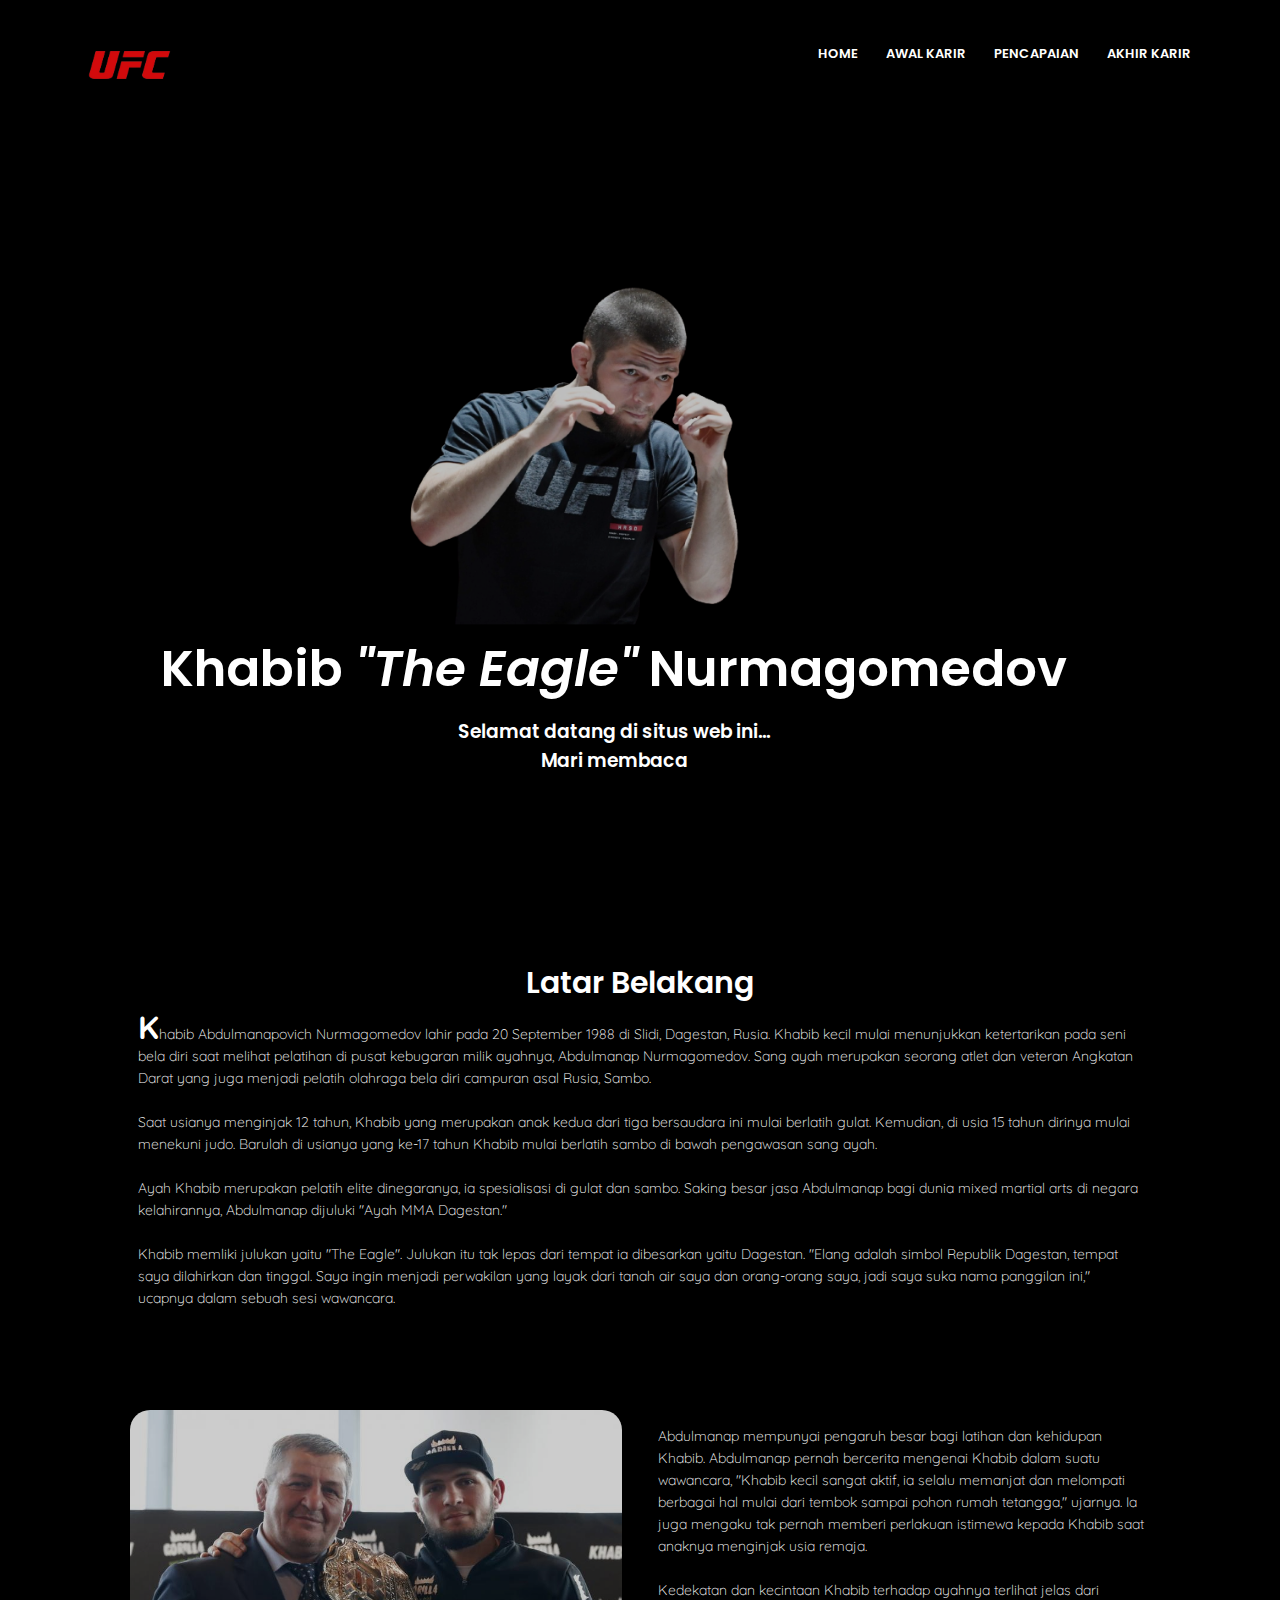
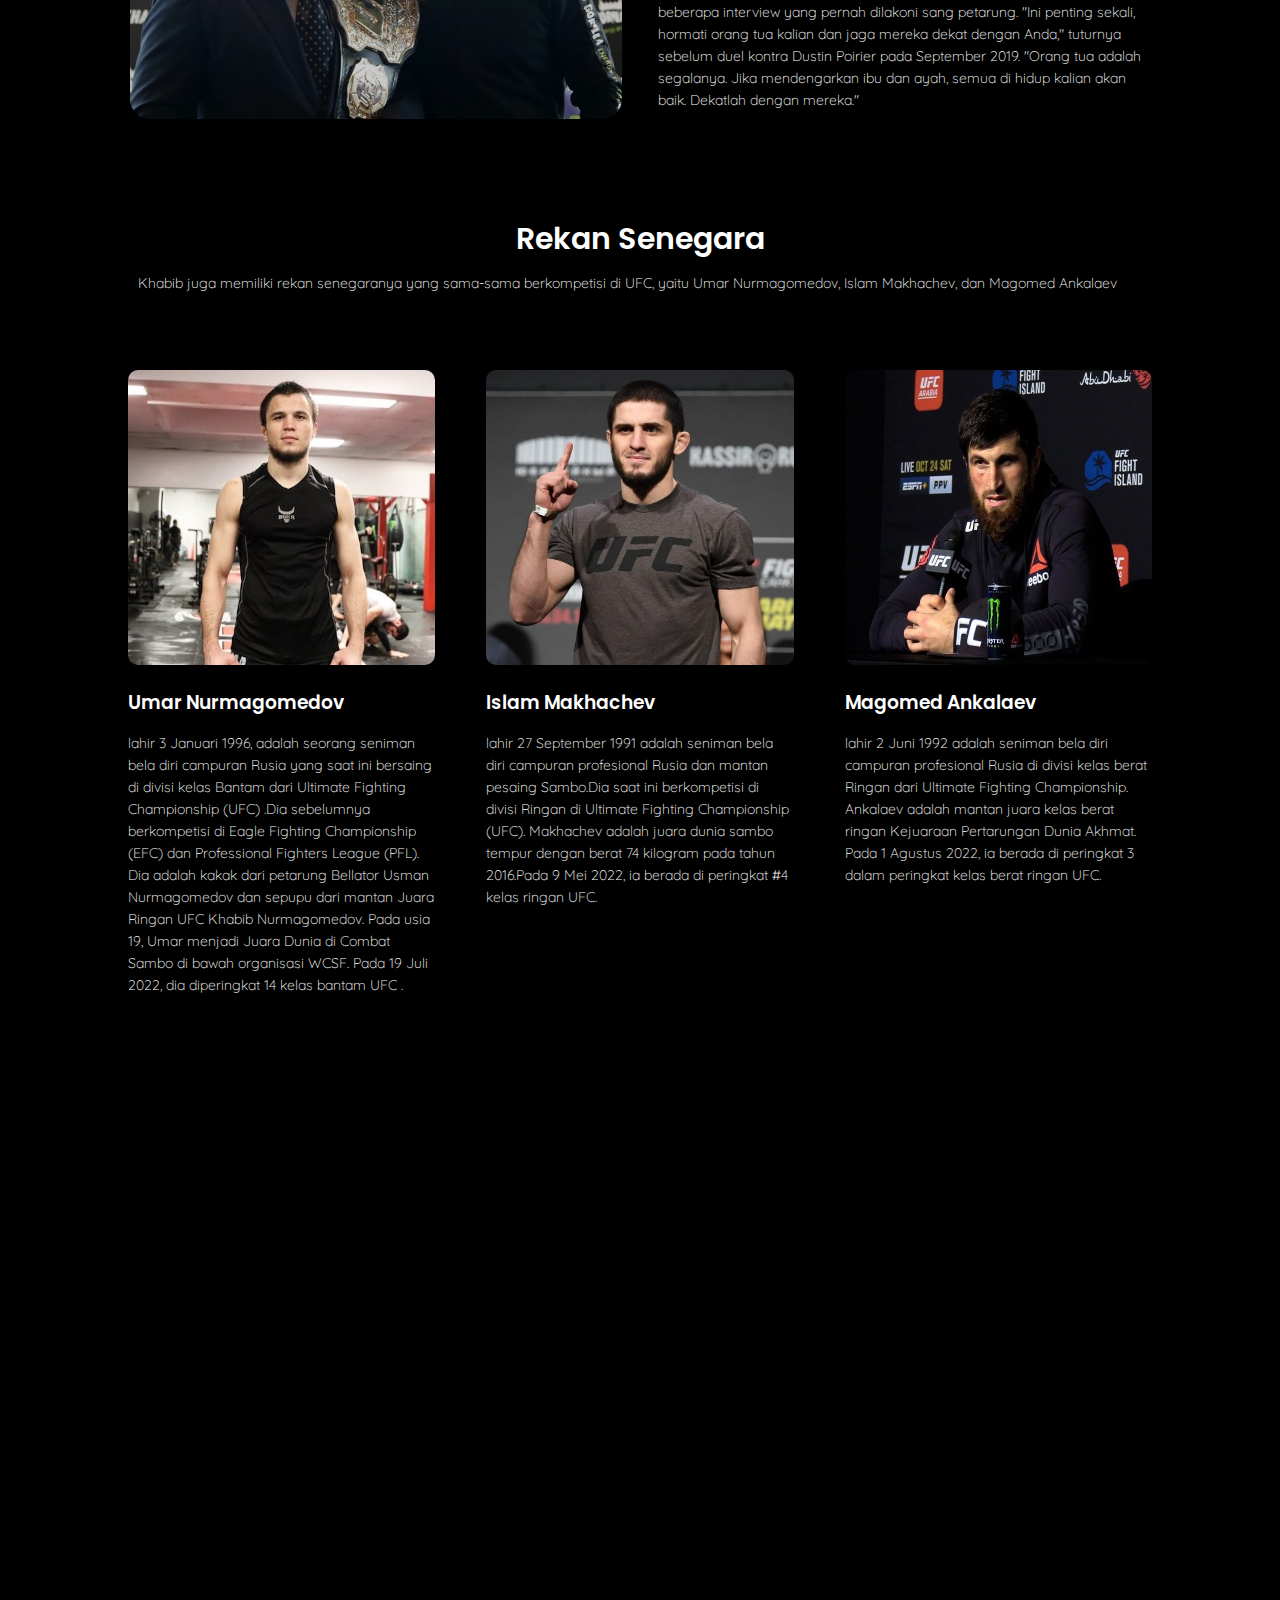
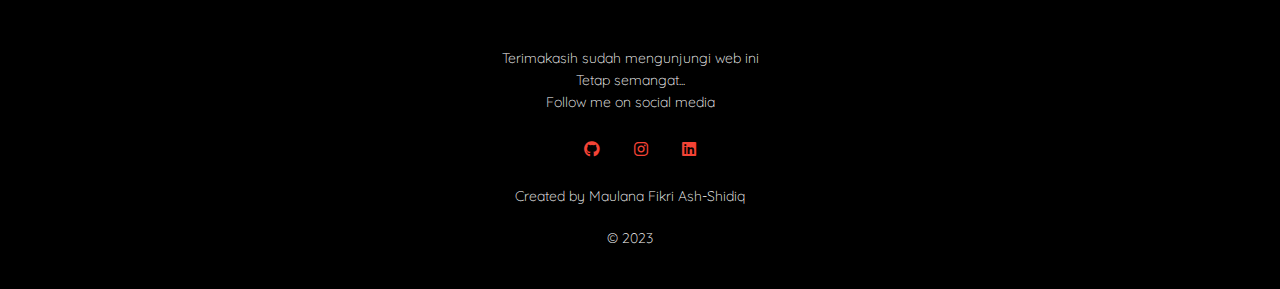
<file: index.html>
<!DOCTYPE html>
<html lang="en">

<head>
    <meta charset="UTF-8">
    <meta http-equiv="X-UA-Compatible">
    <meta name="viewport" content="width=device-width, initial-scale=1.0">
    <title>profil khabib</title>
    <link rel="stylesheet" href="asset/styles/style.css">
    <link rel="stylesheet"
        href="https://fonts.googleapis.com/css2?family=Poppins:wght@100;200;400;600;700&display=swap">
    <link href="https://fonts.googleapis.com/css2?family=Quicksand&display=swap" rel="stylesheet">
    <link rel="stylesheet" href="https://cdnjs.cloudflare.com/ajax/libs/font-awesome/6.4.2/css/all.min.css">
    <link href="https://unpkg.com/aos@2.3.1/dist/aos.css" rel="stylesheet">
</head>

<body>
    <header class="header">
        <nav>
            <a href="index.html"><img src="asset/khabib_img/ufc_logo.png"></a>
            <div class="nav-links" id="navLinks">
                <i class="fa fa-times" onclick="hideMenu()"></i>
                <ul>
                    <li><a href="index.html">HOME</a></li>
                    <li><a href="awal-karir.html">AWAL KARIR</a></li>
                    <li><a href="pencapaian.html">PENCAPAIAN</a></li>
                    <li><a href="akhir-karir.html">AKHIR KARIR</a></li>
                </ul>
            </div>
            <i class="fa fa-bars" onclick="showMenu()"></i>
        </nav>
        <div class="text-cover">
            <img src="asset/khabib_img/khbb_04-new.png" alt="none">
            <h1>Khabib <i>"The Eagle"</i> Nurmagomedov</h1>
            <h3>Selamat datang di situs web ini...<br>Mari membaca</h3>
        </div>
    </header>

    <!--===========konten latar belakang================ -->
    <main>
        <article class="konten-latar">
            <h1>Latar Belakang</h1>
            <p> Khabib Abdulmanapovich Nurmagomedov lahir pada 20 September 1988 di Slidi, Dagestan, Rusia. Khabib kecil
                mulai menunjukkan
                ketertarikan pada seni bela diri saat melihat pelatihan di pusat kebugaran milik ayahnya, Abdulmanap
                Nurmagomedov. Sang ayah merupakan seorang atlet dan veteran Angkatan Darat yang juga menjadi pelatih
                olahraga bela diri campuran asal Rusia, Sambo.
                <br><br>
                Saat usianya menginjak 12 tahun, Khabib yang merupakan anak kedua dari tiga bersaudara ini mulai
                berlatih
                gulat. Kemudian, di usia 15 tahun dirinya mulai menekuni judo. Barulah di usianya yang ke-17 tahun
                Khabib
                mulai berlatih sambo di bawah pengawasan sang ayah.
                <br><br>
                Ayah Khabib merupakan pelatih elite dinegaranya, ia spesialisasi di gulat dan
                sambo. Saking besar jasa Abdulmanap bagi dunia mixed martial arts di negara
                kelahirannya, Abdulmanap dijuluki "Ayah MMA Dagestan."
                <br><br>
                Khabib memliki julukan yaitu "The Eagle". Julukan itu tak lepas dari tempat ia dibesarkan yaitu
                Dagestan.
                "Elang adalah simbol Republik Dagestan, tempat saya dilahirkan dan tinggal. Saya ingin menjadi
                perwakilan
                yang layak dari tanah air saya dan orang-orang saya, jadi saya suka nama panggilan ini," ucapnya dalam
                sebuah sesi wawancara.
            </p>
        </article>

        <!--========ayah khabib========== -->
        <aside>
            <article class="about-ayah-khabib">
                <div class="baris">
                    <div class="about-col">
                        <img src="asset/khabib_img/ayah_khabib.jpg" alt="ayah khabib">
                    </div>
                    <div class="about-col">
                        <p>
                            Abdulmanap mempunyai pengaruh besar bagi latihan dan kehidupan Khabib. Abdulmanap pernah
                            bercerita
                            mengenai Khabib dalam suatu wawancara, "Khabib kecil sangat aktif, ia selalu
                            memanjat dan melompati berbagai hal mulai dari tembok sampai pohon rumah tetangga," ujarnya.
                            Ia
                            juga
                            mengaku tak pernah memberi perlakuan istimewa kepada Khabib saat anaknya menginjak usia
                            remaja.
                            <br><br>
                            Kedekatan dan kecintaan Khabib terhadap ayahnya terlihat jelas dari beberapa interview yang
                            pernah
                            dilakoni sang petarung. "Ini penting sekali, hormati orang tua kalian dan jaga mereka dekat
                            dengan
                            Anda," tuturnya sebelum duel kontra Dustin Poirier pada September 2019. "Orang tua adalah
                            segalanya.
                            Jika mendengarkan ibu dan ayah, semua di hidup kalian akan baik. Dekatlah dengan mereka."
                        </p>
                    </div>
                </div>
            </article>
        </aside>

        <!-- rekan -->
        <article class="konten-rekan">
            <h1>Rekan Senegara</h1>
            <p>Khabib juga memiliki rekan senegaranya yang sama-sama berkompetisi di UFC, yaitu Umar Nurmagomedov, Islam
                Makhachev, dan Magomed Ankalaev </p>
            <section class="rekan-desc">
                <div class="baris">
                    <div class="desc-col">
                        <img src="asset/khabib_img/umar_n- baju.jpg" alt="">
                        <h3>Umar Nurmagomedov</h3>
                        <p> lahir 3 Januari 1996, adalah seorang seniman bela diri campuran Rusia yang saat ini bersaing
                            di
                            divisi kelas Bantam dari Ultimate Fighting Championship (UFC) .Dia sebelumnya berkompetisi
                            di
                            Eagle
                            Fighting Championship (EFC) dan Professional Fighters League (PFL). Dia adalah kakak dari
                            petarung
                            Bellator Usman Nurmagomedov dan sepupu dari mantan Juara Ringan UFC Khabib Nurmagomedov.
                            Pada usia 19, Umar menjadi Juara Dunia di Combat Sambo di bawah organisasi WCSF. Pada 19
                            Juli 2022, dia diperingkat 14 kelas bantam UFC .</p>
                    </div>
                    <div class="desc-col">
                        <img src="asset/khabib_img/makachev_baju.jpg" alt="">
                        <h3>Islam Makhachev</h3>
                        <p> lahir 27 September 1991 adalah seniman bela diri campuran profesional Rusia dan mantan
                            pesaing
                            Sambo.Dia saat ini berkompetisi di divisi Ringan di Ultimate Fighting Championship (UFC).
                            Makhachev adalah juara dunia sambo tempur dengan berat 74 kilogram pada tahun 2016.Pada 9
                            Mei
                            2022, ia berada di peringkat #4 kelas ringan UFC.</p>
                    </div>
                    <div class="desc-col">
                        <img src="asset/khabib_img/magomed_baju.jpg" alt="">
                        <h3>Magomed Ankalaev</h3>
                        <p>lahir 2 Juni 1992 adalah seniman bela diri campuran profesional Rusia di divisi kelas berat
                            Ringan dari Ultimate Fighting Championship. Ankalaev adalah mantan juara kelas berat ringan
                            Kejuaraan Pertarungan Dunia Akhmat. Pada 1 Agustus 2022, ia berada di peringkat 3 dalam
                            peringkat kelas berat ringan UFC.</p>
                    </div>
                </div>
            </section>
            <!-- ======image link========== -->
            <section class="image-link" data-aos="fade-up" data-aos-duration="3000">
                <img src="asset/khabib_img/kribo_land2.jpg" alt="">
                <h3>Kisah awal karir Khabib Nurmagomedov</h3>
                <a href="awal-karir.html" class="button-design">Klik Disini</a>
            </section>
        </article>
    </main>

    <!-- Footer -->
    <footer class="footer">
        <p>Terimakasih sudah mengunjungi web ini<br>Tetap semangat...<br>Follow me on social media </p>
        <div class="icons">
            <a href="https://github.com/maulanafikriash"><i class="fa-brands fa-github"></i></a>
            <a href="https://www.instagram.com/maulanafikri.ash/"><i class="fa-brands fa-instagram"></i></a>
            <a href="https://www.linkedin.com/in/maulana-fikri-ash-shidiq-63749227b/"><i
                    class="fa-brands fa-linkedin"></i></a>
        </div>
        <p>Created by Maulana Fikri Ash-Shidiq</p>
        <p> &#169; 2023</p>
    </footer>

    <!-- JavaScript menu -->
    <script src="asset/javaScript/main.js"></script>
    <script src="https://unpkg.com/aos@2.3.1/dist/aos.js"></script>
    <script>AOS.init();</script>
</body>
</html>
</file>
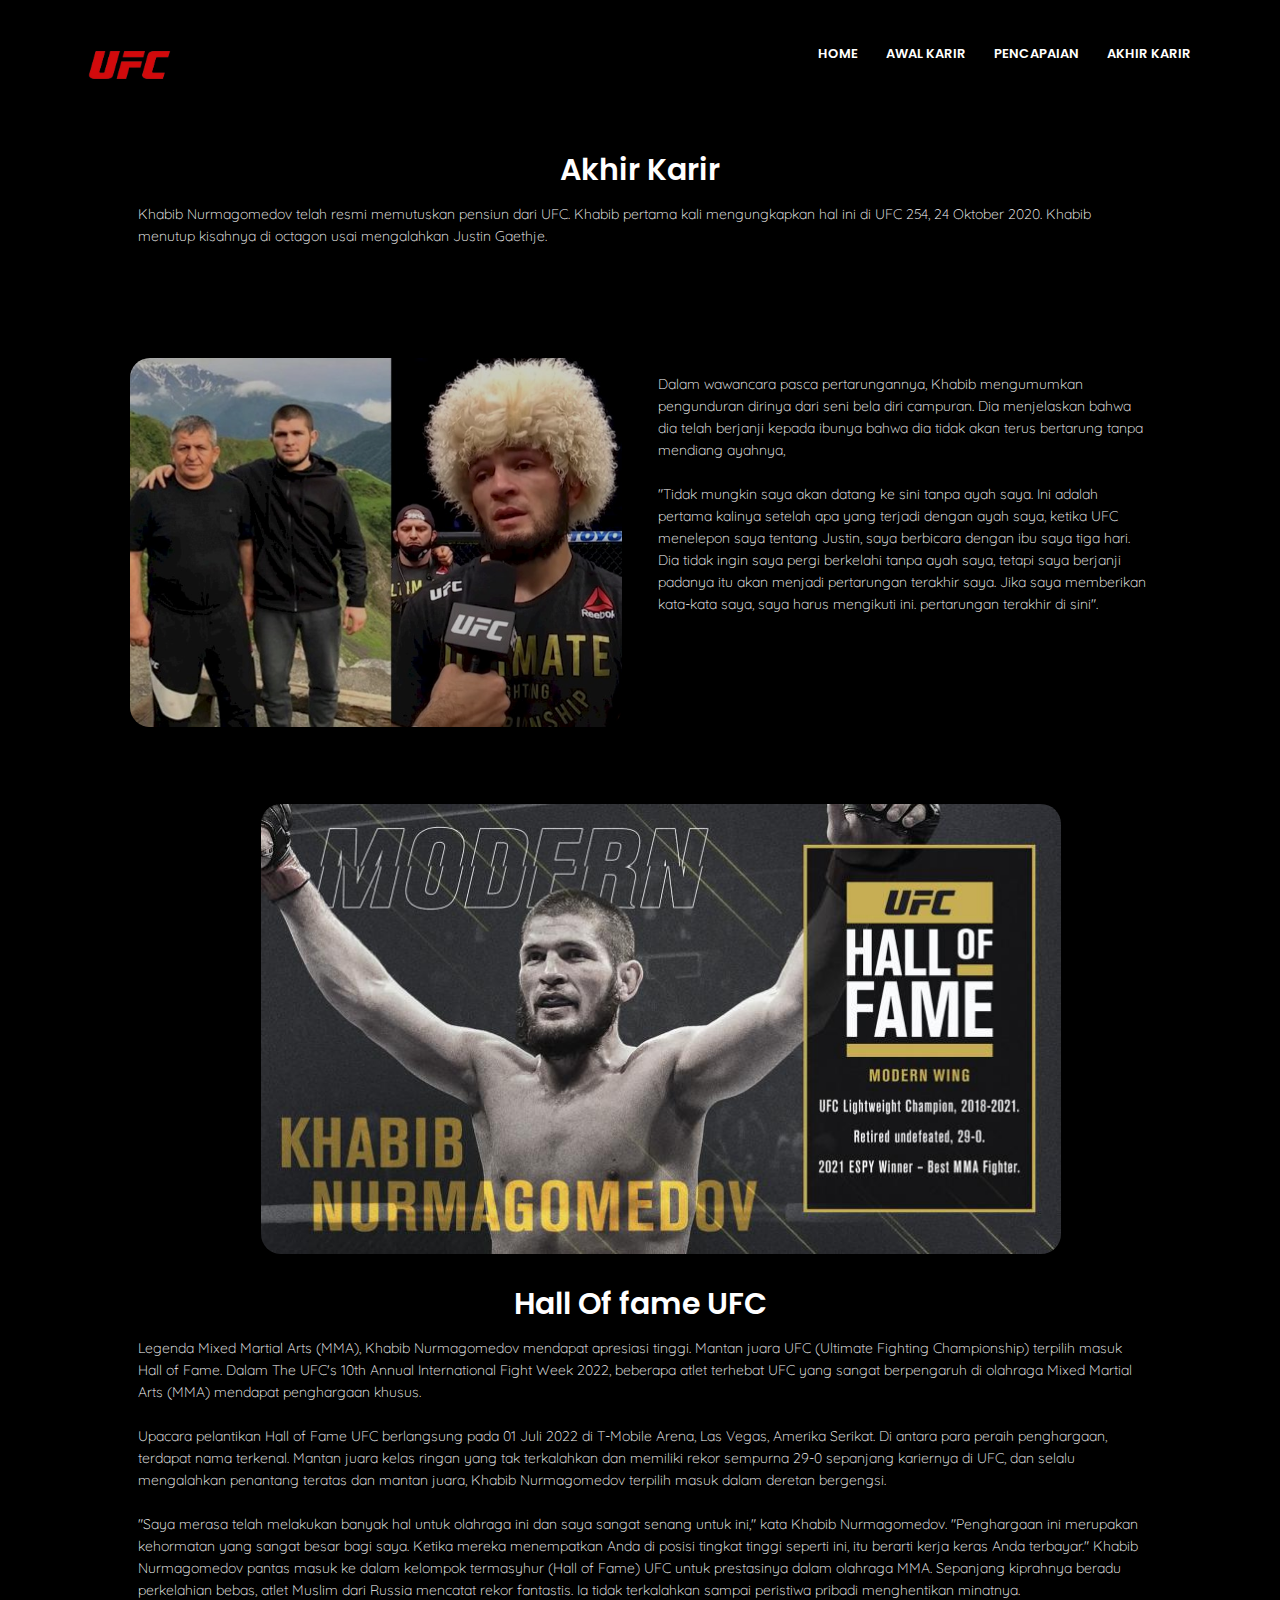
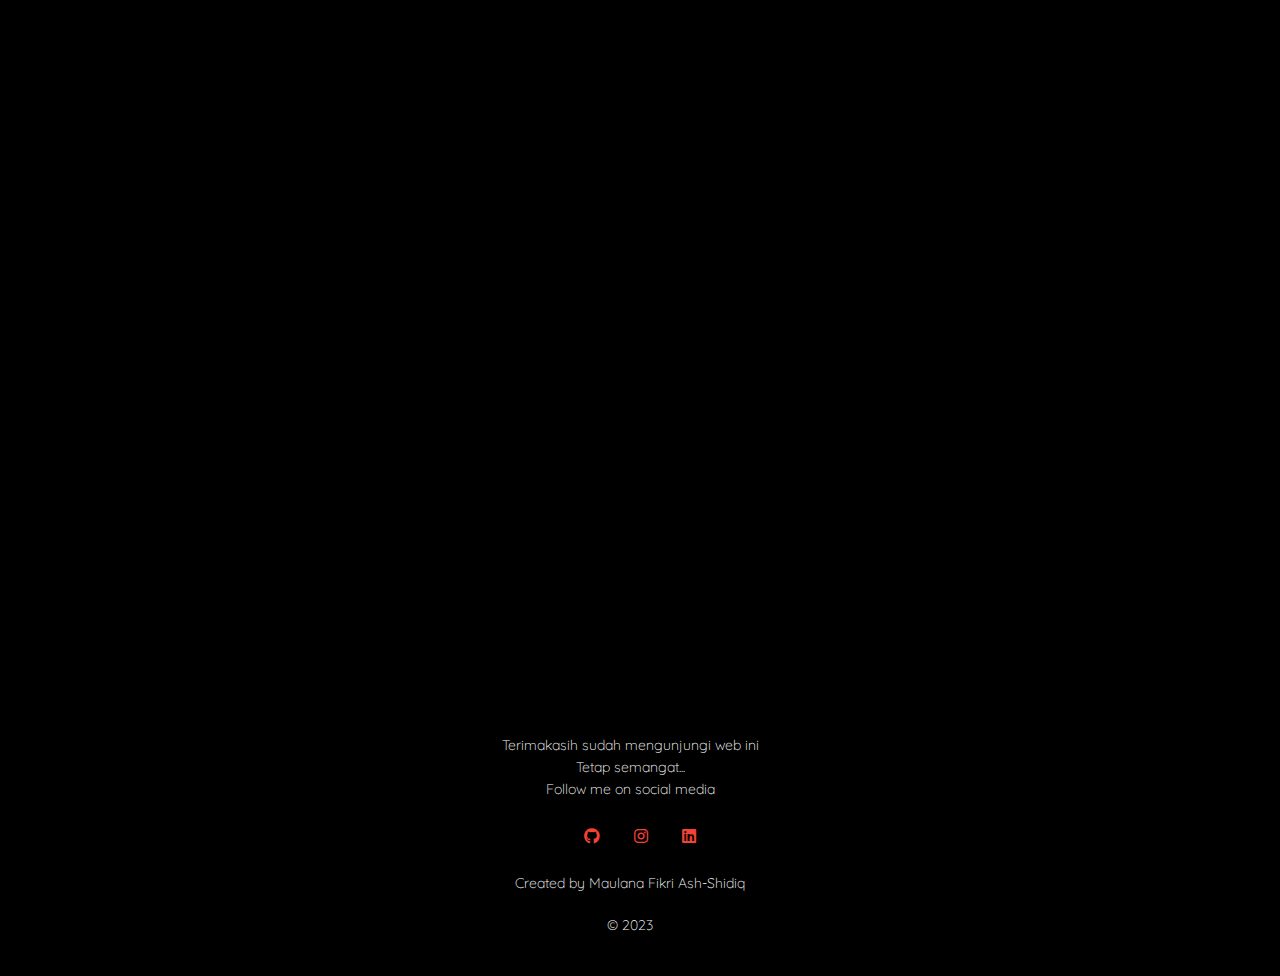
<file: akhir-karir.html>
<!DOCTYPE html>
<html lang="en">

<head>
    <meta charset="UTF-8">
    <meta http-equiv="X-UA-Compatible">
    <meta name="viewport" content="width=device-width, initial-scale=1.0">
    <title>Akhir Karir</title>
    <link rel="stylesheet" href="asset/styles/style.css">
    <link rel="stylesheet"
        href="https://fonts.googleapis.com/css2?family=Poppins:wght@100;200;400;600;700&display=swap">
    <link href="https://fonts.googleapis.com/css2?family=Quicksand&display=swap" rel="stylesheet">
    <link rel="stylesheet" href="https://cdnjs.cloudflare.com/ajax/libs/font-awesome/6.4.2/css/all.min.css">
    <link href="https://unpkg.com/aos@2.3.1/dist/aos.css" rel="stylesheet">
</head>

<body>
    <header class="sub-header">
        <nav>
            <a href="index.html"><img src="asset/khabib_img/ufc_logo.png"></a>
            <div class="nav-links" id="navLinks">
                <i class="fa fa-times" onclick="hideMenu()"></i>
                <ul>
                    <li><a href="index.html">HOME</a></li>
                    <li><a href="awal-karir.html">AWAL KARIR</a></li>
                    <li><a href="pencapaian.html">PENCAPAIAN</a></li>
                    <li><a href="akhir-karir.html">AKHIR KARIR</a></li>
                </ul>
            </div>
            <i class="fa fa-bars" onclick="showMenu()"></i>
        </nav>
    </header>

    <!-- ===khabib pensiun====== -->
    <main>
        <article class="konten-pensiun">
            <h1>Akhir Karir</h1>
            <p>
                Khabib Nurmagomedov telah resmi memutuskan pensiun dari UFC. Khabib pertama kali mengungkapkan hal
                ini di UFC 254, 24 Oktober 2020. Khabib menutup kisahnya di octagon usai mengalahkan Justin Gaethje.
            </p>
        </article>

        <article class="sub-pensiun">
            <div class="baris">
                <div class="about-col">
                    <img src="asset/khabib_img/sosok khabib.jpg" alt="">
                </div>
                <div class="about-col">
                    <p>
                        Dalam wawancara pasca pertarungannya, Khabib mengumumkan pengunduran dirinya dari seni bela
                        diri campuran. Dia menjelaskan bahwa dia telah berjanji kepada ibunya bahwa dia tidak akan terus
                        bertarung tanpa mendiang ayahnya,
                        <br><br>
                        "Tidak mungkin saya akan datang ke sini tanpa ayah saya. Ini adalah pertama kalinya setelah apa
                        yang
                        terjadi dengan ayah saya, ketika UFC menelepon saya tentang Justin, saya berbicara dengan ibu
                        saya
                        tiga hari. Dia tidak ingin saya pergi berkelahi tanpa ayah saya, tetapi saya berjanji padanya
                        itu
                        akan menjadi pertarungan terakhir saya.
                        Jika saya memberikan kata-kata saya, saya harus mengikuti ini. pertarungan terakhir di sini".
                    </p>
                </div>
            </div>
        </article>

        <!-- ========gambar hall of fame====== -->
        <article class="konten-pensiun">
            <img src="asset/khabib_img/hall of fame.jpg" alt="halloffame">
            <h1>Hall Of fame UFC</h1>
            <p>Legenda Mixed Martial Arts (MMA), Khabib Nurmagomedov mendapat apresiasi tinggi. Mantan juara UFC
                (Ultimate
                Fighting Championship) terpilih masuk Hall of Fame. Dalam The UFC's 10th Annual International Fight
                Week
                2022, beberapa atlet terhebat UFC yang sangat berpengaruh di olahraga Mixed Martial Arts (MMA)
                mendapat
                penghargaan khusus.
                <br><br>
                Upacara pelantikan Hall of Fame UFC berlangsung pada 01 Juli 2022 di T-Mobile Arena, Las
                Vegas, Amerika Serikat. Di antara para peraih penghargaan, terdapat nama terkenal. Mantan juara
                kelas ringan
                yang tak terkalahkan dan memiliki rekor sempurna 29-0 sepanjang kariernya di UFC, dan selalu
                mengalahkan
                penantang teratas dan mantan juara, Khabib Nurmagomedov terpilih masuk dalam deretan bergengsi.
                <br><br>
                "Saya merasa telah melakukan banyak hal untuk olahraga ini dan saya sangat senang untuk ini," kata
                Khabib
                Nurmagomedov.
                "Penghargaan ini merupakan kehormatan yang sangat besar bagi saya. Ketika mereka menempatkan Anda di
                posisi
                tingkat tinggi seperti ini, itu berarti kerja keras Anda terbayar." Khabib Nurmagomedov pantas masuk
                ke
                dalam kelompok termasyhur (Hall of Fame) UFC untuk prestasinya dalam olahraga MMA. Sepanjang
                kiprahnya
                beradu perkelahian bebas, atlet Muslim dari Russia mencatat rekor fantastis. Ia tidak terkalahkan
                sampai
                peristiwa pribadi menghentikan minatnya.
            </p>
        </article>

        <!-- profile Konten creator -->
        <aside>
            <article>
                <section class="profile_" data-aos="fade-up" data-aos-duration="3000">
                    <div class="profile-image">
                        <img src="asset/myprofile/myProfile.png" alt="myprofile">
                    </div>
                    <h3>Maulana Fikri Ash-Shidiq</h3>
                    <p>Front-end Web Dev Basic from <i>Bekasi, Indonesia</i></p>
                    <p>Sedang mengikuti SIB Dicoding x Kampus Merdeka Cycle 5</p><br>
                    <p>
                        Saya membuat website yang bertemakan atlet MMA dari promotor UFC, <br>
                        karena saya menyukai/mengidolakan olahraga beladiri tersebut, terutama mantan atlet UFC Khabib
                        Nurmagomedov.<br><br>
                        Semoga informasi tersebut bisa menambah wawasan kita dalam dunia combat sport.
                    </p>
                </section>
            </article>
        </aside>
    </main>

    <!-- Footer -->
    <footer class="footer">
        <p>Terimakasih sudah mengunjungi web ini<br>Tetap semangat...<br>Follow me on social media </p>
        <div class="icons">
            <a href="https://github.com/maulanafikriash"><i class="fa-brands fa-github"></i></a>
            <a href="https://www.instagram.com/maulanafikri.ash/"><i class="fa-brands fa-instagram"></i></a>
            <a href="https://www.linkedin.com/in/maulana-fikri-ash-shidiq-63749227b/"><i
                    class="fa-brands fa-linkedin"></i></a>
        </div>
        <p>Created by Maulana Fikri Ash-Shidiq</p>
        <p>&#169; 2023</p>
    </footer>

    <!-- JavaScript menu -->
    <script src="asset/javaScript/main.js"></script>
    <script src="https://unpkg.com/aos@2.3.1/dist/aos.js"></script>
    <script>AOS.init();</script>
</body>
</html>
</file>
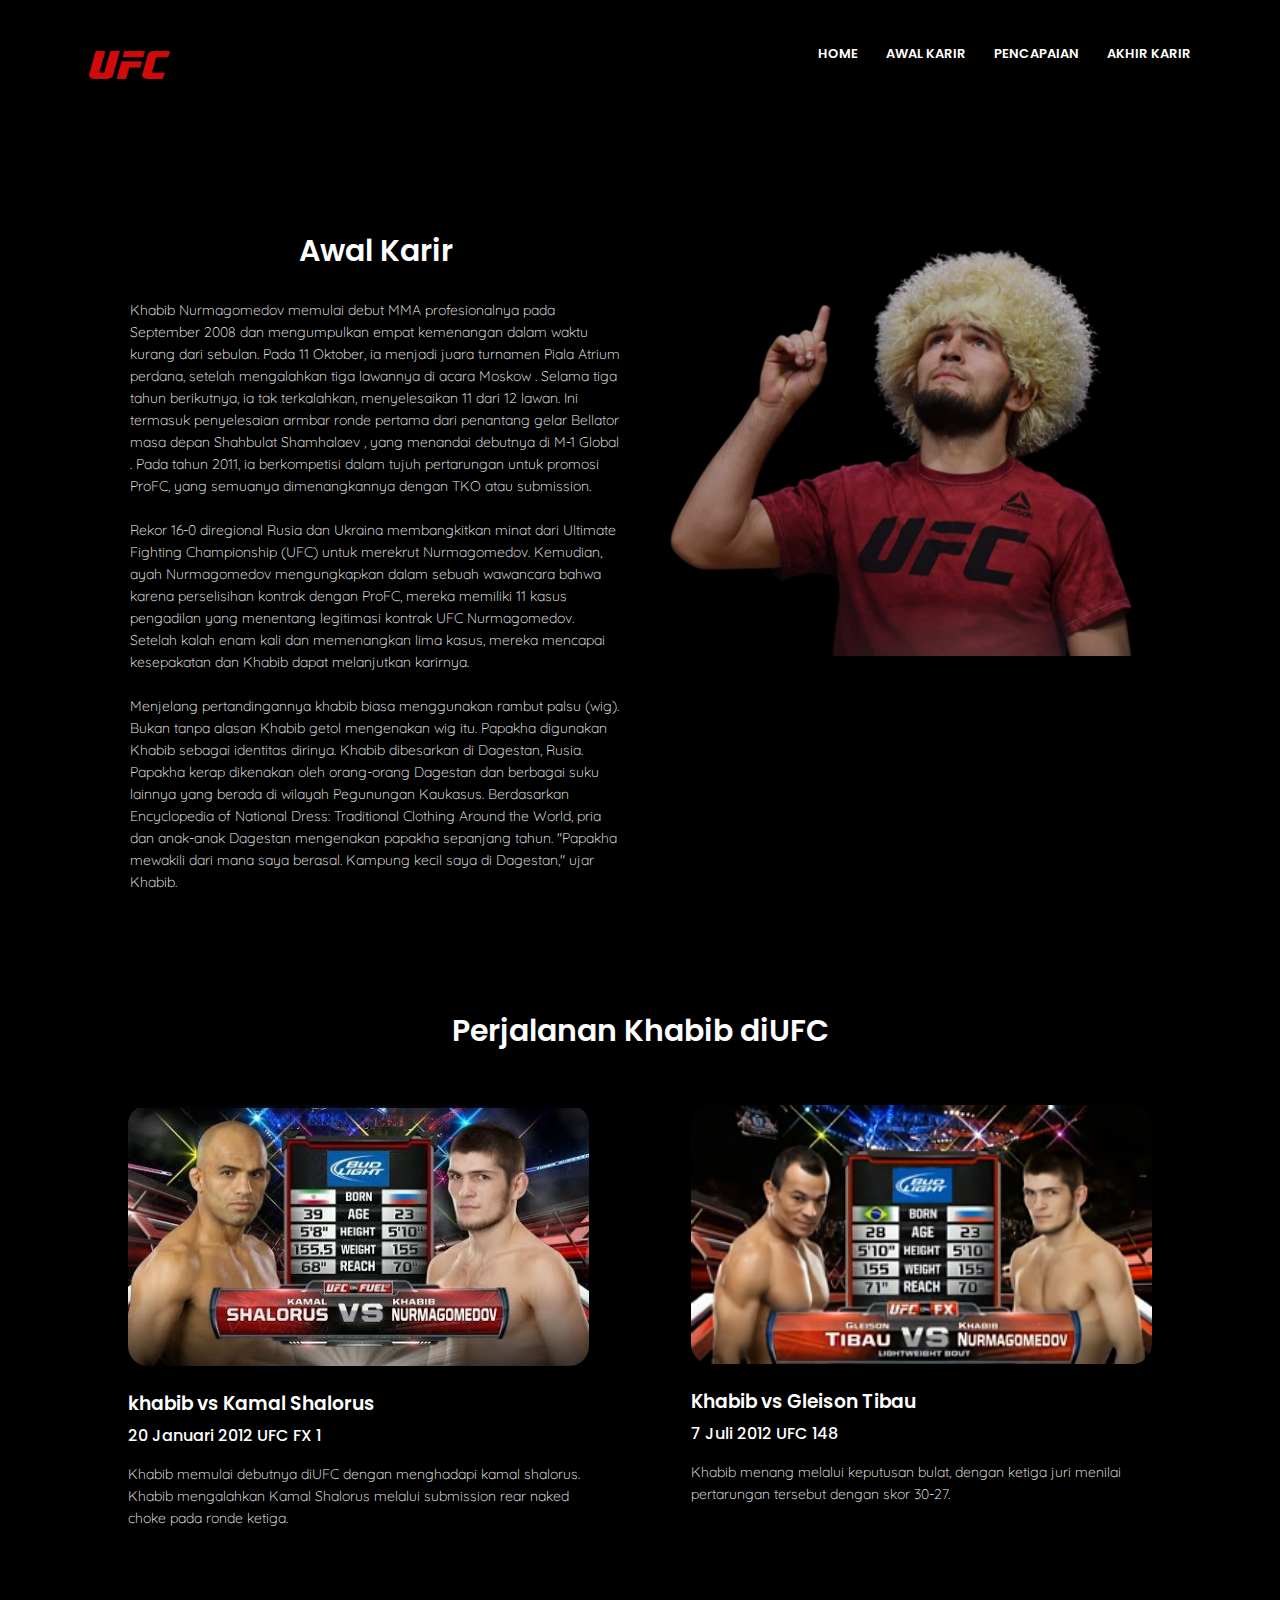
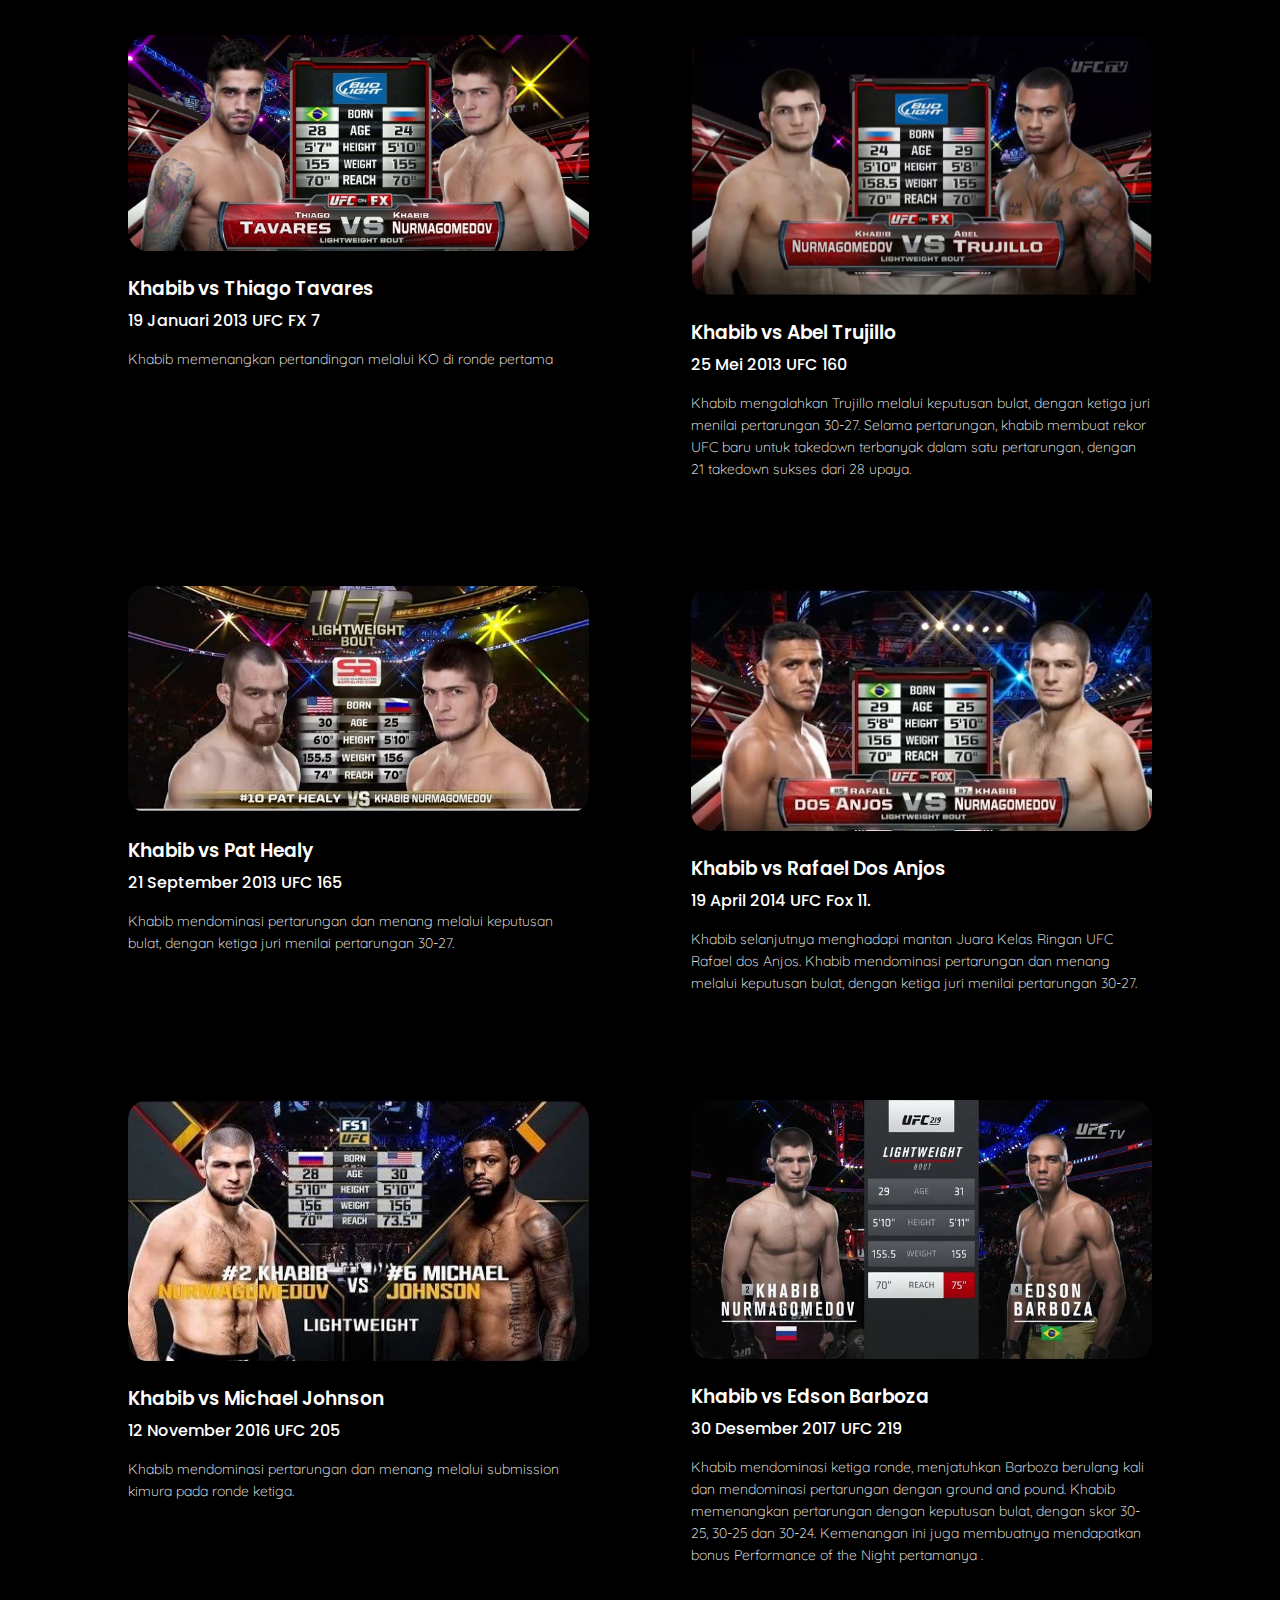
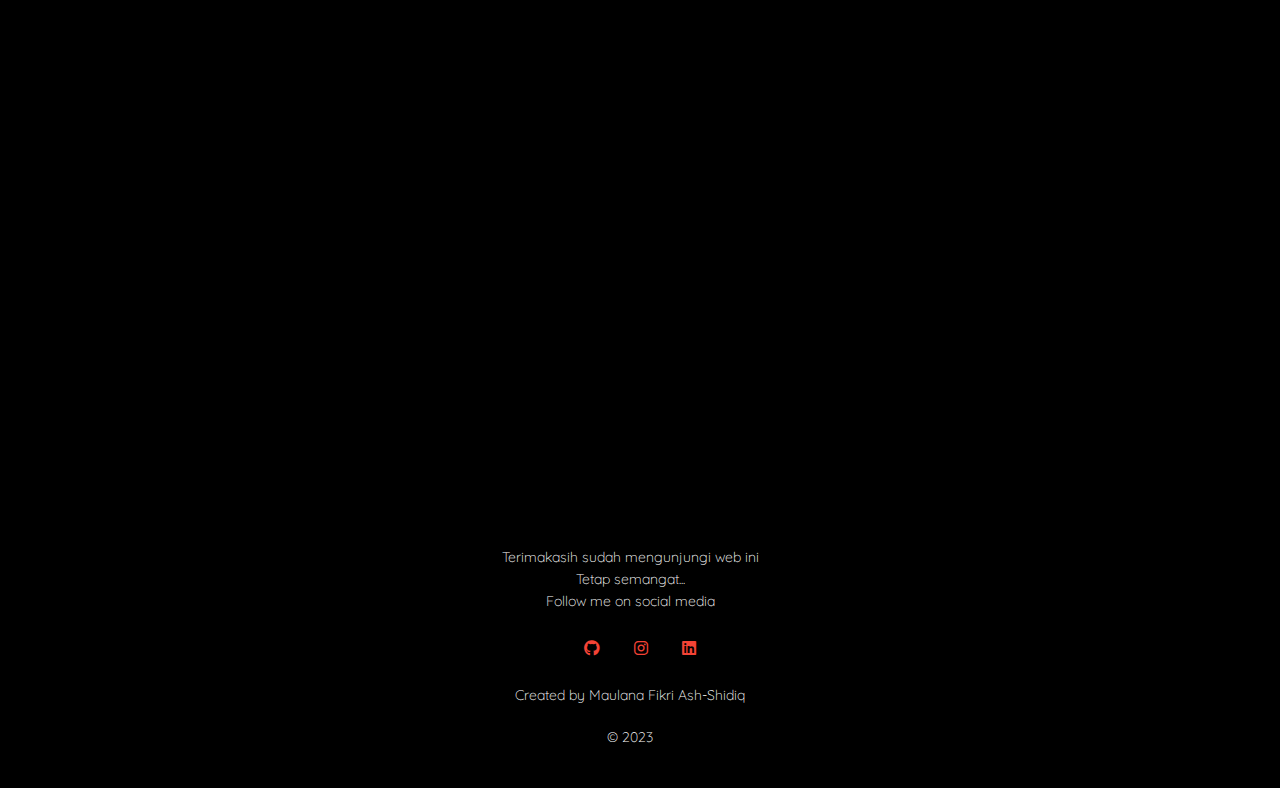
<file: awal-karir.html>
<!DOCTYPE html>
<html lang="en">

<head>
    <meta charset="UTF-8">
    <meta http-equiv="X-UA-Compatible">
    <meta name="viewport" content="width=device-width, initial-scale=1.0">
    <title>Awal Karir</title>
    <link rel="stylesheet" href="asset/styles/style.css">
    <link rel="stylesheet"
        href="https://fonts.googleapis.com/css2?family=Poppins:wght@100;200;400;600;700&display=swap">
    <link href="https://fonts.googleapis.com/css2?family=Quicksand&display=swap" rel="stylesheet">
    <link rel="stylesheet" href="https://cdnjs.cloudflare.com/ajax/libs/font-awesome/6.4.2/css/all.min.css">
    <link href="https://unpkg.com/aos@2.3.1/dist/aos.css" rel="stylesheet">
</head>

<body>
    <header class="sub-header">
        <nav>
            <a href="index.html"><img src="asset/khabib_img/ufc_logo.png"></a>
            <div class="nav-links" id="navLinks">
                <i class="fa fa-times" onclick="hideMenu()"></i>
                <ul>
                    <li><a href="index.html">HOME</a></li>
                    <li><a href="awal-karir.html">AWAL KARIR</a></li>
                    <li><a href="pencapaian.html">PENCAPAIAN</a></li>
                    <li><a href="akhir-karir.html">AKHIR KARIR</a></li>
                </ul>
            </div>
            <i class="fa fa-bars" onclick="showMenu()"></i>
        </nav>
    </header>

    <main>
            <article class="awalkarir">
                <div class="baris">
                    <div class="about-col">
                        <h1>Awal Karir</h1>
                        <p>
                            Khabib Nurmagomedov memulai debut MMA profesionalnya pada September 2008 dan mengumpulkan
                            empat
                            kemenangan dalam waktu kurang dari sebulan. Pada 11 Oktober, ia menjadi juara turnamen Piala
                            Atrium
                            perdana,
                            setelah mengalahkan tiga lawannya di acara Moskow . Selama tiga tahun berikutnya, ia tak
                            terkalahkan, menyelesaikan 11 dari 12 lawan. Ini termasuk penyelesaian armbar ronde pertama
                            dari
                            penantang gelar Bellator masa depan Shahbulat Shamhalaev , yang menandai debutnya di M-1
                            Global
                            .
                            Pada tahun 2011, ia berkompetisi dalam tujuh pertarungan untuk promosi ProFC, yang semuanya
                            dimenangkannya dengan TKO atau submission.
                            <br><br>
                            Rekor 16-0 diregional Rusia dan Ukraina membangkitkan minat dari Ultimate Fighting
                            Championship (UFC) untuk merekrut Nurmagomedov. Kemudian, ayah Nurmagomedov mengungkapkan
                            dalam sebuah wawancara bahwa karena perselisihan kontrak dengan ProFC, mereka memiliki 11
                            kasus
                            pengadilan yang menentang legitimasi kontrak UFC Nurmagomedov. Setelah kalah enam kali dan
                            memenangkan lima kasus, mereka mencapai kesepakatan dan Khabib dapat melanjutkan karirnya.
                            <br><br>
                            Menjelang pertandingannya khabib biasa menggunakan rambut palsu (wig). Bukan tanpa alasan
                            Khabib
                            getol mengenakan wig itu. Papakha digunakan Khabib sebagai identitas dirinya.
                            Khabib dibesarkan di Dagestan, Rusia. Papakha kerap dikenakan oleh orang-orang Dagestan dan
                            berbagai
                            suku lainnya yang berada di wilayah Pegunungan Kaukasus.
                            Berdasarkan Encyclopedia of National Dress: Traditional Clothing Around the World, pria dan
                            anak-anak Dagestan mengenakan papakha sepanjang tahun.
                            "Papakha mewakili dari mana saya berasal. Kampung kecil saya di Dagestan," ujar Khabib.
                        </p>
                    </div>
                    <div class="about-col">
                        <img src="asset/khabib_img/papakha new 02.png" alt="khabib">
                    </div>
                </div>
            </article>
        

        <!-- perjalanan khabib diuFC -->
        <aside>
            <article class="perjalanan-khabib">
                <h1>Perjalanan Khabib diUFC</h1>
                <div class="baris">
                    <div class="perjalanan-col">
                        <a href="https://youtu.be/kxNxzglurqk" target="_blank">
                            <img src="asset/khabib_img/khabib vs kamal.jpg" alt="" class="satu">
                        </a>
                        <h3>khabib vs Kamal Shalorus</h3>
                        <h4>20 Januari 2012 UFC FX 1</h4>
                        <p> Khabib memulai debutnya diUFC dengan menghadapi kamal shalorus. Khabib mengalahkan Kamal
                            Shalorus
                            melalui submission rear naked choke pada ronde ketiga.
                        </p>
                    </div>
                    <div class="perjalanan-col">
                        <a href="https://youtu.be/-x9DeWTXDyA" target="_blank">
                            <img src="asset/khabib_img/khabib vs tibau.png" alt="" class="satu">
                        </a>
                        <h3>Khabib vs Gleison Tibau</h3>
                        <h4>7 Juli 2012 UFC 148 </h4>
                        <p>Khabib menang melalui keputusan bulat, dengan ketiga juri menilai pertarungan tersebut dengan
                            skor
                            30-27.</p>
                    </div>
                </div>
                <div class="baris">
                    <div class="perjalanan-col">
                        <a href="https://youtu.be/Ho7r8QTu1e0" target="_blank">
                            <img src="asset/khabib_img/khabib vs tiago.jpg" alt="" class="satu">
                        </a>
                        <h3>Khabib vs Thiago Tavares</h3>
                        <h4>19 Januari 2013 UFC FX 7</h4>
                        <p> Khabib memenangkan pertandingan melalui KO di ronde pertama </p>
                    </div>
                    <div class="perjalanan-col">
                        <a href="https://youtu.be/ibmfX8MDtx4" target="_blank">
                            <img src="asset/khabib_img/khabib vs abel.jpg" alt="" class="satu">
                        </a>
                        <h3>Khabib vs Abel Trujillo </h3>
                        <h4>25 Mei 2013 UFC 160</h4>
                        <p> Khabib mengalahkan Trujillo melalui keputusan bulat, dengan ketiga juri menilai pertarungan
                            30-27.
                            Selama pertarungan, khabib membuat rekor UFC baru untuk takedown terbanyak dalam satu
                            pertarungan,
                            dengan 21 takedown sukses dari 28 upaya.
                        </p>
                    </div>
                </div>
                <div class="baris">
                    <div class="perjalanan-col">
                        <a href="https://youtu.be/G8fmza0j1dA" target="_blank">
                            <img src="asset/khabib_img/khabib vs path healy.jpg" alt="" class="satu">
                        </a>
                        <h3>Khabib vs Pat Healy </h3>
                        <h4>21 September 2013 UFC 165</h4>
                        <p> Khabib mendominasi pertarungan dan menang melalui keputusan bulat, dengan ketiga juri menilai
                            pertarungan 30-27. </p>
                    </div>
                    <div class="perjalanan-col">
                        <a href="https://youtu.be/pVpJwya8GGk" target="_blank">
                            <img src="asset/khabib_img/khabib vs dos anjos.jpg" alt="" class="satu">
                        </a>
                        <h3>Khabib vs Rafael Dos Anjos</h3>
                        <h4>19 April 2014 UFC Fox 11. </h4>
                        <p> Khabib selanjutnya menghadapi mantan Juara Kelas Ringan UFC Rafael dos Anjos. Khabib mendominasi
                            pertarungan dan menang melalui keputusan bulat, dengan ketiga juri menilai pertarungan 30-27.
                        </p>
                    </div>
                </div>
                <div class="baris">
                    <div class="perjalanan-col">
                        <a href="https://youtu.be/SpyhKC62exw" target="_blank">
                            <img src="asset/khabib_img/khabibvs jonson.jpeg" alt="" class="satu">
                        </a>
                        <h3>Khabib vs Michael Johnson </h3>
                        <h4>12 November 2016 UFC 205 </h4>
                        <p> Khabib mendominasi pertarungan dan menang melalui submission kimura pada ronde ketiga.</p>
                    </div>
                    <div class="perjalanan-col">
                        <a href="https://youtu.be/G06EdCYCNdA" target="_blank">
                            <img src="asset/khabib_img/khabib vs barboza.jpeg" alt="" class="satu">
                        </a>
                        <h3>Khabib vs Edson Barboza </h3>
                        <h4>30 Desember 2017 UFC 219 </h4>
                        <p>Khabib mendominasi ketiga ronde, menjatuhkan Barboza berulang kali dan mendominasi pertarungan
                            dengan
                            ground and pound.
                            Khabib memenangkan pertarungan dengan keputusan bulat, dengan skor 30-25, 30-25 dan 30-24.
                            Kemenangan ini juga membuatnya mendapatkan bonus Performance of the Night pertamanya .</p>
                    </div>
                </div>
    
                <!-- ========image link 2 =============-->
                <section class="image-link" data-aos="fade-up" data-aos-duration="3000">
                    <img src="asset/khabib_img/nurmagomedov - ke2.jpg" alt="">
                    <h3>Pencapaian Khabib Nurmagomedov</h3>
                    <a href="pencapaian.html" class="button-design">Klik Disini</a>
                </section>
            </article>
        </aside>
    </main>

    <!-- Footer -->
    <footer class="footer">
        <p>Terimakasih sudah mengunjungi web ini<br>Tetap semangat...<br>Follow me on social media </p>
        <div class="icons">
            <a href="https://github.com/maulanafikriash"><i class="fa-brands fa-github"></i></a>
            <a href="https://www.instagram.com/maulanafikri.ash/"><i class="fa-brands fa-instagram"></i></a>
            <a href="https://www.linkedin.com/in/maulana-fikri-ash-shidiq-63749227b/"><i
                    class="fa-brands fa-linkedin"></i></a>
        </div>
        <p>Created by Maulana Fikri Ash-Shidiq</p>
        <p>&#169; 2023</p>
    </footer>

    <!-- JavaScript menu -->
    <script src="asset/javaScript/main.js"></script>
    <script src="https://unpkg.com/aos@2.3.1/dist/aos.js"></script>
    <script>AOS.init();</script>
</body>
</html>
</file>
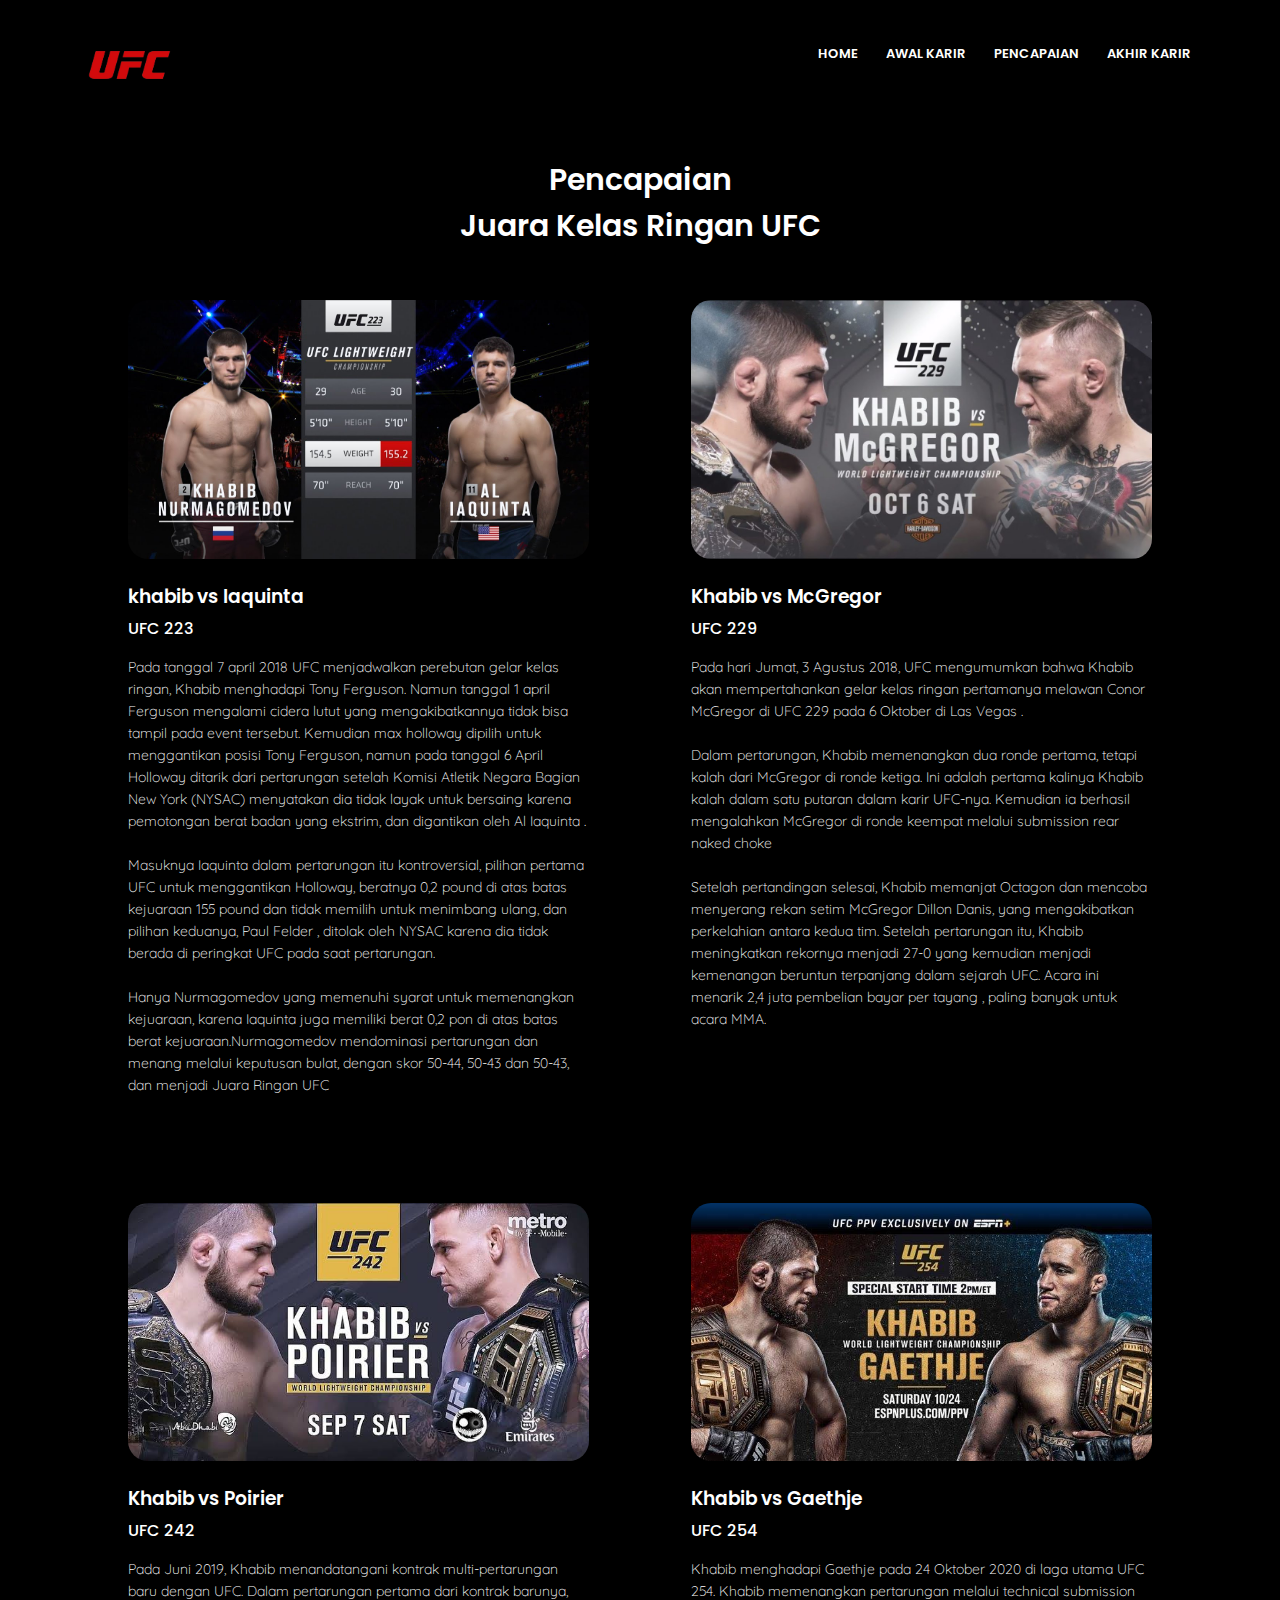
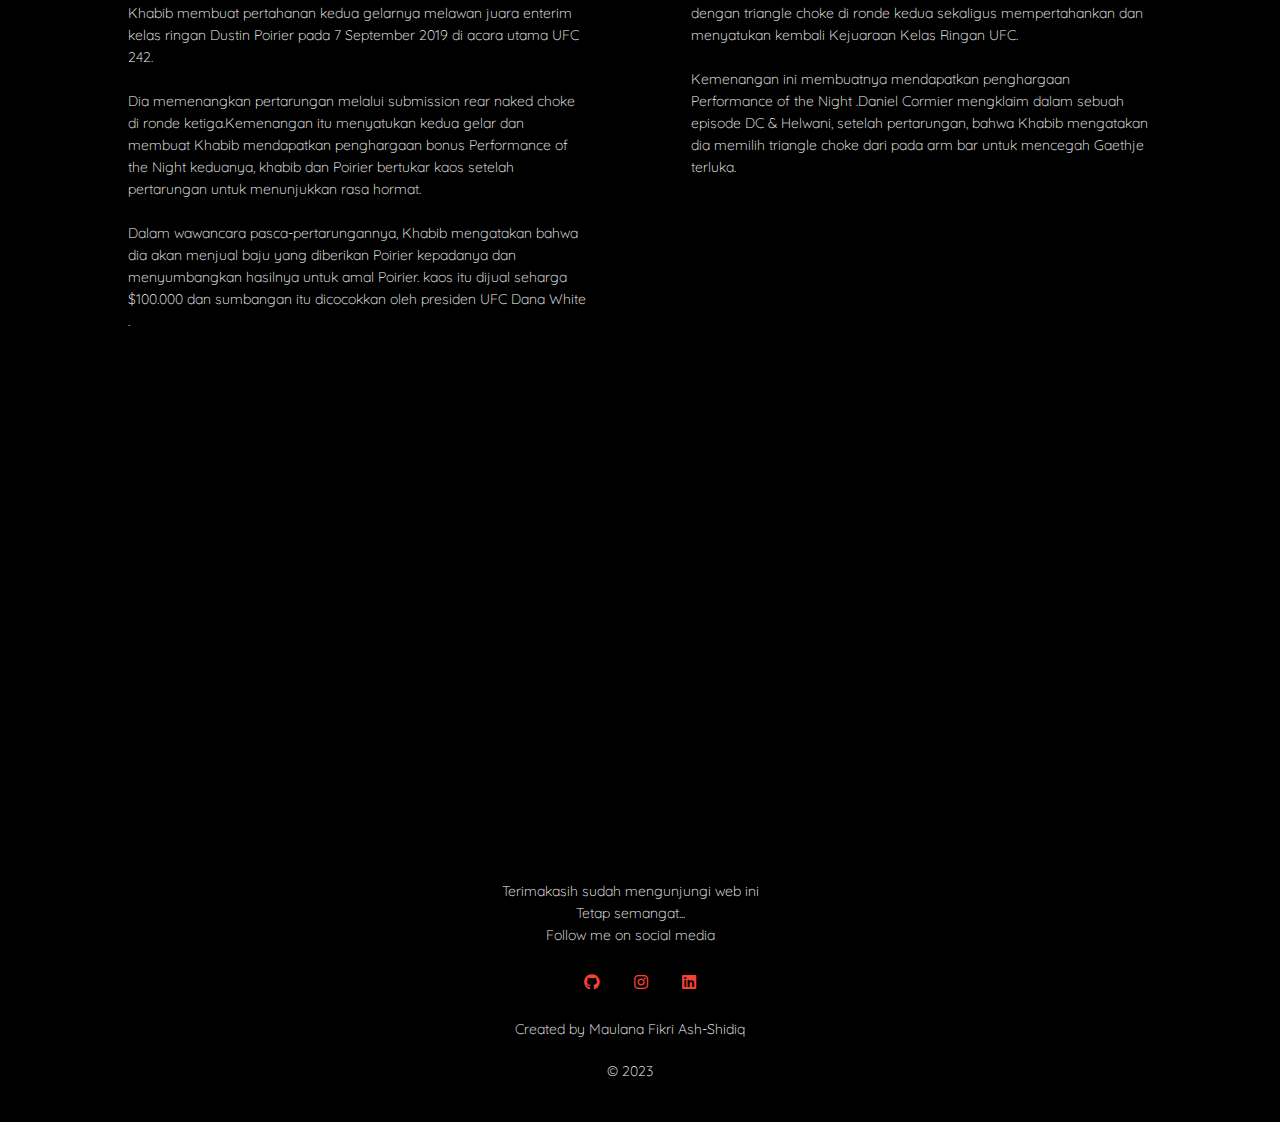
<file: pencapaian.html>
<!DOCTYPE html>
<html lang="en">

<head>
    <meta charset="UTF-8">
    <meta http-equiv="X-UA-Compatible">
    <meta name="viewport" content="width=device-width, initial-scale=1.0">
    <title>Pencapaian</title>
    <link rel="stylesheet" href="asset/styles/style.css">
    <link rel="stylesheet"
        href="https://fonts.googleapis.com/css2?family=Poppins:wght@100;200;400;600;700&display=swap">
        <link href="https://fonts.googleapis.com/css2?family=Quicksand&display=swap" rel="stylesheet">
    <link rel="stylesheet" href="https://cdnjs.cloudflare.com/ajax/libs/font-awesome/6.4.2/css/all.min.css">
    <link href="https://unpkg.com/aos@2.3.1/dist/aos.css" rel="stylesheet">
</head>

<body>
    <header class="sub-pencapaian">
        <nav>
            <a href="index.html"><img src="asset/khabib_img/ufc_logo.png"></a>
            <div class="nav-links" id="navLinks">
                <i class="fa fa-times" onclick="hideMenu()"></i>
                <ul>
                    <li><a href="index.html">HOME</a></li>
                    <li><a href="awal-karir.html">AWAL KARIR</a></li>
                    <li><a href="pencapaian.html">PENCAPAIAN</a></li>
                    <li><a href="akhir-karir.html">AKHIR KARIR</a></li>
                </ul>
            </div>
            <i class="fa fa-bars" onclick="showMenu()"></i>
        </nav>
    </header>

    <main>
        <aside>
            <article class="perjalanan-khabib">
                <h1>Pencapaian</h1>
                <h1>Juara Kelas Ringan UFC</h1>
                <div class="baris">
                    <div class="perjalanan-col">
                        <a href="https://youtu.be/rOdCnfDo1Mw?si=MyFda2pMIHobYAhb" target="_blank">
                            <img src="asset/khabib_img/khabib vs iaquinta.jpg" alt="" class="satu">
                        </a>
                        <h3>khabib vs Iaquinta</h3>
                        <h4> UFC 223</h4>
                        <p> Pada tanggal 7 april 2018 UFC menjadwalkan perebutan gelar kelas ringan, Khabib menghadapi Tony
                            Ferguson. Namun tanggal 1 april Ferguson mengalami cidera lutut
                            yang mengakibatkannya tidak bisa tampil pada event tersebut. Kemudian max holloway dipilih untuk
                            menggantikan posisi Tony Ferguson, namun pada tanggal 6 April
                            Holloway ditarik dari pertarungan setelah Komisi Atletik Negara Bagian New
                            York (NYSAC) menyatakan dia tidak layak untuk bersaing karena pemotongan berat badan yang
                            ekstrim,
                            dan digantikan oleh Al Iaquinta . <br><br>
                            Masuknya Iaquinta dalam pertarungan itu kontroversial, pilihan pertama UFC untuk menggantikan
                            Holloway, beratnya 0,2 pound di atas batas kejuaraan 155 pound dan tidak memilih untuk menimbang
                            ulang, dan pilihan keduanya, Paul Felder , ditolak oleh NYSAC karena dia tidak berada di
                            peringkat
                            UFC pada saat pertarungan. <br><br>
                            Hanya Nurmagomedov yang memenuhi syarat untuk memenangkan kejuaraan, karena Iaquinta juga
                            memiliki
                            berat 0,2 pon di atas batas berat kejuaraan.Nurmagomedov mendominasi pertarungan dan menang
                            melalui
                            keputusan bulat, dengan skor 50-44, 50-43 dan 50-43, dan menjadi Juara Ringan UFC
                        </p>
                    </div>
                    <div class="perjalanan-col">
                        <a href="https://youtu.be/k0T_KO5POHE" target="_blank">
                            <img src="asset/khabib_img/khabib vs conor.jpg" alt="" class="satu">
                        </a>
    
                        <h3>Khabib vs McGregor</h3>
                        <h4>UFC 229 </h4>
                        <p>Pada hari Jumat, 3 Agustus 2018, UFC mengumumkan bahwa Khabib akan mempertahankan gelar kelas
                            ringan pertamanya melawan Conor McGregor di UFC 229 pada 6 Oktober di Las Vegas .
                            <br><br>
                            Dalam pertarungan, Khabib memenangkan dua ronde pertama, tetapi kalah dari McGregor di ronde
                            ketiga.
                            Ini adalah pertama kalinya Khabib kalah dalam satu putaran dalam karir UFC-nya. Kemudian ia
                            berhasil
                            mengalahkan McGregor di ronde keempat melalui submission rear naked choke
                            <br><br>
                            Setelah pertandingan selesai, Khabib memanjat Octagon dan mencoba menyerang rekan setim McGregor
                            Dillon
                            Danis, yang mengakibatkan perkelahian antara kedua tim. Setelah pertarungan itu, Khabib
                            meningkatkan
                            rekornya menjadi 27-0 yang kemudian menjadi kemenangan beruntun terpanjang dalam sejarah UFC.
                            Acara ini menarik 2,4 juta pembelian bayar per tayang , paling banyak untuk acara MMA.
                        </p>
                    </div>
                </div>
                <div class="baris">
                    <div class="perjalanan-col">
                        <a href="https://youtu.be/m18w8dAKws4" target="_blank">
                            <img src="asset/khabib_img/k vs poirier new.jpeg" alt="" class="satu">
                        </a>
                        <h3>Khabib vs Poirier</h3>
                        <h4>UFC 242</h4>
                        <p> Pada Juni 2019, Khabib menandatangani kontrak multi-pertarungan baru dengan UFC. Dalam
                            pertarungan pertama dari kontrak barunya, Khabib membuat pertahanan kedua gelarnya melawan
                            juara enterim kelas ringan Dustin Poirier pada 7 September 2019 di acara utama UFC 242.
                            <br><br>
                            Dia memenangkan pertarungan melalui submission rear naked choke di ronde ketiga.Kemenangan itu
                            menyatukan kedua gelar dan membuat Khabib mendapatkan penghargaan bonus Performance of the
                            Night keduanya, khabib dan Poirier bertukar kaos setelah pertarungan untuk menunjukkan rasa
                            hormat.
                            <br><br>
                            Dalam wawancara pasca-pertarungannya, Khabib mengatakan bahwa dia akan menjual baju yang
                            diberikan Poirier kepadanya dan menyumbangkan hasilnya untuk amal Poirier. kaos itu dijual
                            seharga
                            $100.000 dan sumbangan itu dicocokkan oleh presiden UFC Dana White .
                        </p>
                    </div>
                    <div class="perjalanan-col">
                        <a href="https://youtu.be/MQcXEWPesAw" target="_blank">
                            <img src="asset/khabib_img/khabib vs gaetje.jpeg" alt="" class="satu">
                        </a>
                        <h3>Khabib vs Gaethje </h3>
                        <h4>UFC 254</h4>
                        <p> Khabib menghadapi Gaethje pada 24 Oktober 2020 di laga utama UFC
                            254. Khabib memenangkan pertarungan melalui technical submission dengan triangle choke di
                            ronde kedua sekaligus mempertahankan dan menyatukan kembali Kejuaraan Kelas Ringan UFC.
                            <br><br>
                            Kemenangan ini membuatnya mendapatkan penghargaan Performance of the Night .Daniel Cormier
                            mengklaim
                            dalam sebuah episode DC & Helwani, setelah pertarungan, bahwa Khabib mengatakan dia memilih
                            triangle
                            choke dari pada arm bar untuk mencegah Gaethje terluka.
                        </p>
                    </div>
                </div>
                <!-- =====image link 3======= -->
                <section class="image-link" data-aos="fade-up" data-aos-duration="3000">
                    <img src="asset/khabib_img/akhirkkCopy.jpg" alt="">
                    <h3>Akhir Karir Khabib Nurmagomedov</h3>
                    <a href="akhir-karir.html" class="button-design">Klik Disini</a>
                </section>
            </article>
        </aside>
    </main>

    <!-- Footer -->
    <footer class="footer">
        <p>Terimakasih sudah mengunjungi web ini<br>Tetap semangat...<br>Follow me on social media </p>
        <div class="icons">
            <a href="https://github.com/maulanafikriash"><i class="fa-brands fa-github"></i></a>
            <a href="https://www.instagram.com/maulanafikri.ash/"><i class="fa-brands fa-instagram"></i></a>
            <a href="https://www.linkedin.com/in/maulana-fikri-ash-shidiq-63749227b/"><i class="fa-brands fa-linkedin"></i></a>
        </div>
        <p>Created by Maulana Fikri Ash-Shidiq</p>
        <p>&#169; 2023</p>
    </footer>

    <!-- JavaScript menu -->
    <script src="asset/javaScript/main.js"></script>
    <script src="https://unpkg.com/aos@2.3.1/dist/aos.js"></script>
    <script>AOS.init();</script>
</body>
</html>
</file>
<file: asset/styles/style.css>
* {
    padding: 0;
    margin: 0;

}

body {
    background-color: black;
    font-family: 'Poppins', 'Quicksand', sans-serif;
}

.header {
    min-height: 100vh;
    width: 100%;
}

nav {
    display: flex;
    padding: 2% 6%;
    justify-content: space-between;
    align-items: center;
}

nav img {
    width: 105px;
}

.nav-links {
    flex: 1;
    text-align: right;
    margin-bottom: 30px;
}

.nav-links ul li {
    list-style: none;
    display: inline-block;
    padding: 8px 12px;
    position: relative;
}

.nav-links ul li a {
    color: #fff;
    text-decoration: none;
    font-size: 13px;
    font-weight: 550;
}

.nav-links ul li::after {
    content: '';
    width: 0%;
    height: 2px;
    background: #f44336;
    display: block;
    margin: auto;
    transition: 0.5s;
}

.nav-links ul li:hover::after {
    width: 100%;
}

.text-cover {
    width: 90%;
    color: #fff;
    position: absolute;
    top: 70%;
    left: 30%;
    transform: translate(-30%, -70%);
    text-align: center;
}

.text-cover img {
    width: 500px;
    opacity: 75%;
}

.text-cover h1 {
    font-size: 50px;
}

.text-cover p {
    margin: 10px 0 40px;
    font-size: 14px;
    color: #fff;
}

/* ==========button=========== */

.button-design {
    display: inline-block;
    text-decoration: none;
    color: #fff;
    padding: 12px 34px;
    font-size: 13px;
    background: transparent;
    position: relative;
    border: 1px solid #fff;
    cursor: pointer;
    border-radius: 10px;
    transition: 0.5s;
}

.button-design:hover {
    border: 1px solid #ffff;
    background: #ffff;
    color: black;
}

@media(max-width: 700px) {
    .button-design {
        padding: 10px 30px;
    }

}

/* ============button end=========== */

nav .fa {
    display: none;
}

@media(max-width: 700px) {
    .text-cover h1 {
        font-size: 28px;
    }

    .text-cover h3 {
        font-size: 15px;
    }

    .nav-links ul li {
        display: block;
    }

    .nav-links {
        position: fixed;
        background: #000;
        height: 100vh;
        width: 200px;
        top: 0;
        right: -200px;
        text-align: left;
        z-index: 2;
        transition: 1s;
    }

    nav .fa {
        display: block;
        color: #fff;
        margin: 10px;
        font-size: 22px;
        cursor: pointer;
    }

    .nav-links ul {
        padding: 30px;
    }

    .nav-links ul li {
        list-style: none;
        display: inline-block;
        padding: 8px 12px;
        position: relative;
    }

    .nav-links ul li a {
        color: #fff;
        text-decoration: none;
        font-size: 13px;
        font-weight: 550;

    }

    .nav-links ul li::after {
        content: '';
        width: 0%;
        height: 2px;
        background: #f44336;
        display: block;
        margin: auto;
        color: tomato;
    }

    .nav-links ul li:hover::after {
        width: 100%;
    }

    .text-cover img {
        width: 350px;

    }

}

/* ==========konten latar belakang============== */
.konten-latar {
    width: 80%;
    margin: auto;
    text-align: left;
    padding-top: 20px;
}

h1 {
    font-size: 36px;
    font-weight: 600;
    color: #fff;
    text-align: center;
}

.konten-latar p {
    padding-bottom: 0;
}

.konten-latar p::first-letter {
    font-size: 32px;
    font-weight: bold;
}

.konten-latar h1 {
    font-size: 30px;
    margin-top: 40px;
}

p {
    color: #fff;
    font-size: 14px;
    font-weight: 200;
    line-height: 22px;
    padding: 10px;
    font-family: 'Quicksand';

}

h3 {
    text-align: center;
    font-weight: 600;
    margin: 10px 0;
}

@media (max-width: 700px) {
    .baris {
        flex-direction: column;
    }

    .konten-latar h1 {
        font-size: 25px;
    }

    .konten-latar p::first-letter {
        font-size: 22px;
        font-weight: bold;
    }
}

/* =========ayah khabib============= */
.about-ayah-khabib {
    width: 80%;
    margin: auto;
    padding-top: 10px;
    padding-bottom: 10px;
}

.baris {
    display: flex;
    margin-top: 5%;
    justify-content: space-between;
}

.about-col {
    flex-basis: 50%;
    padding: 30px 2px;
    margin-top: 0;
}

.about-col img {
    width: 100%;
    border-radius: 10px;
    opacity: 80%;
}

.about-col p {
    padding: 10px 0 25px;
    color: white;
    margin-top: 2%;

}

/* ============konten-rekan============ */

.konten-rekan {
    width: 80%;
    margin: auto;
    text-align: left;
    padding-top: 50px;
}

.konten-rekan h1 {
    font-size: 30px;
}

@media (max-width: 700px) {
    .konten-rekan h1 {
        font-size: 25px;
    }

}

/* ==========rekan desc============ */

.rekan-desc {
    margin: auto;
    text-align: center;
    padding-top: 15px;
}

.desc-col {
    flex-basis: 30%;
    border-radius: 10px;
    margin-bottom: 5%;
    text-align: left;
}

.desc-col img {
    width: 100%;
    border-radius: 10px;
    height: 45%;
}

.desc-col p {
    padding: 0;
    margin-bottom: 50px;

}

.desc-col h3 {
    margin-top: 16px;
    margin-bottom: 15px;
    text-align: left;
    color: #fff;
}

/* image link */

.image-link {
    margin: auto;
    width: 80%;
    text-align: center;
}

.image-link img {
    width: 600px;
    border-radius: 20px;

}

.image-link h3 {
    color: #fff;
    margin-bottom: 10px;
    padding: 0;
}

@media (max-width: 700px) {
    .image-link h3 {
        font-size: 18px;
        margin-top: 20px;
    }

    .image-link img {
        width: 200px;
        margin: 2% 10%;
        width: 80%;
    }

}

/*================== content awal karir ==================*/

@media (max-width: 700px) {
    .sub-header h1 {
        font-size: 22px;
        margin-top: 10px;
    }

    .about-col h1 {
        font-size: 22px;
    }

}

.awalkarir {
    width: 80%;
    margin: auto;
    padding-top: 10px;
    padding-bottom: 50px;
}

.about-col {
    flex-basis: 48%;
    padding: 30px 2px;
}

.about-col h1 {
    font-size: 30px;
}

.about-col img {
    width: 100%;
    border-radius: 20px;
    margin-top: 10px;
}

.about-col p {
    padding: 15px 0 15px;
}

/* =======perjalanan khabib========= */
/* dan pencapaian */

.perjalanan-khabib {
    width: 80%;
    margin: auto;
    text-align: center;
    padding-top: 20px;
}

.perjalanan-khabib h1 {
    font-size: 30px;
}

.perjalanan-col {
    flex-basis: 45%;
    border-radius: 10px;
    padding-bottom: 5px;
    text-align: left;
    width: 100%;
    border-radius: 20px;
    height: 35%;

}

.perjalanan-col img {
    width: 100%;
    border-radius: 20px;
    height: 50%;
}

.satu {
    transition: 0.5s;
}

.satu:hover {
    transform: scale(0.9);
}

.perjalanan-col p {
    padding: 0;
    margin-bottom: 50px;
}

.perjalanan-col h3 {
    margin-top: 16px;
    margin-bottom: 5px;
    text-align: left;
    color: #fff;

}

.perjalanan-col h4 {
    margin-top: 2px;
    margin-bottom: 15px;
    text-align: left;
    color: #fff;
    font-weight: 500;
}

@media (max-width : 700px) {
    .perjalanan-khabib h1 {
        font-size: 22px;
        padding-bottom: 20px;
    }
}

/* ====================content akhir karir================== */
.sub-pensiun {
    width: 80%;
    margin: auto;
    padding-top: 10px;
    padding-bottom: 10px;
}

.konten-pensiun {
    width: 80%;
    margin: auto;
    text-align: left;
    padding-top: 10px;
    padding-bottom: 10px;
}

.konten-pensiun p {
    padding-bottom: 0;
}

.konten-pensiun h1 {
    font-size: 30px;

}

/*===gambar hall of fame ==== */
.konten-pensiun img {
    width: 800px;
    margin: 2% 13%;
    border-radius: 20px;

}

.image-fame h1 {
    color: #fff;
    margin-top: 50px;
    padding: 10px;
}

@media (max-width: 700px) {
    .konten-pensiun img {
        width: 300px;
        margin: 2% 10%;
        width: 80%;
    }

    .konten-pensiun h1 {
        font-size: 21px;
    }

    .footer {
        margin-top: 25%;
    }
}

/*==================== content creator/develop ================*/
.profile_ {
    text-align: center;
    color: #fff;
    width: 80%;
    margin: auto;
    margin-top: 10%;
}

.profile-image img {
    opacity: 60%;
    border-radius: 100px;
    width: 150px;
    height: 150px;
    margin: 0 auto;
    border: 2px solid #fff;
}


/* footer */
.footer {
    width: 100%;
    text-align: center;
    padding: 30px 0;
    margin-top: 10%;
}

.footer p {
    margin-right: 20px;
    text-align: center;
}

.icons i {
    color: #f44336;
    margin: 0 15px;
    padding: 18px 0;

}

.icons fa-heart {
    color: #f44336;
}
</file>
